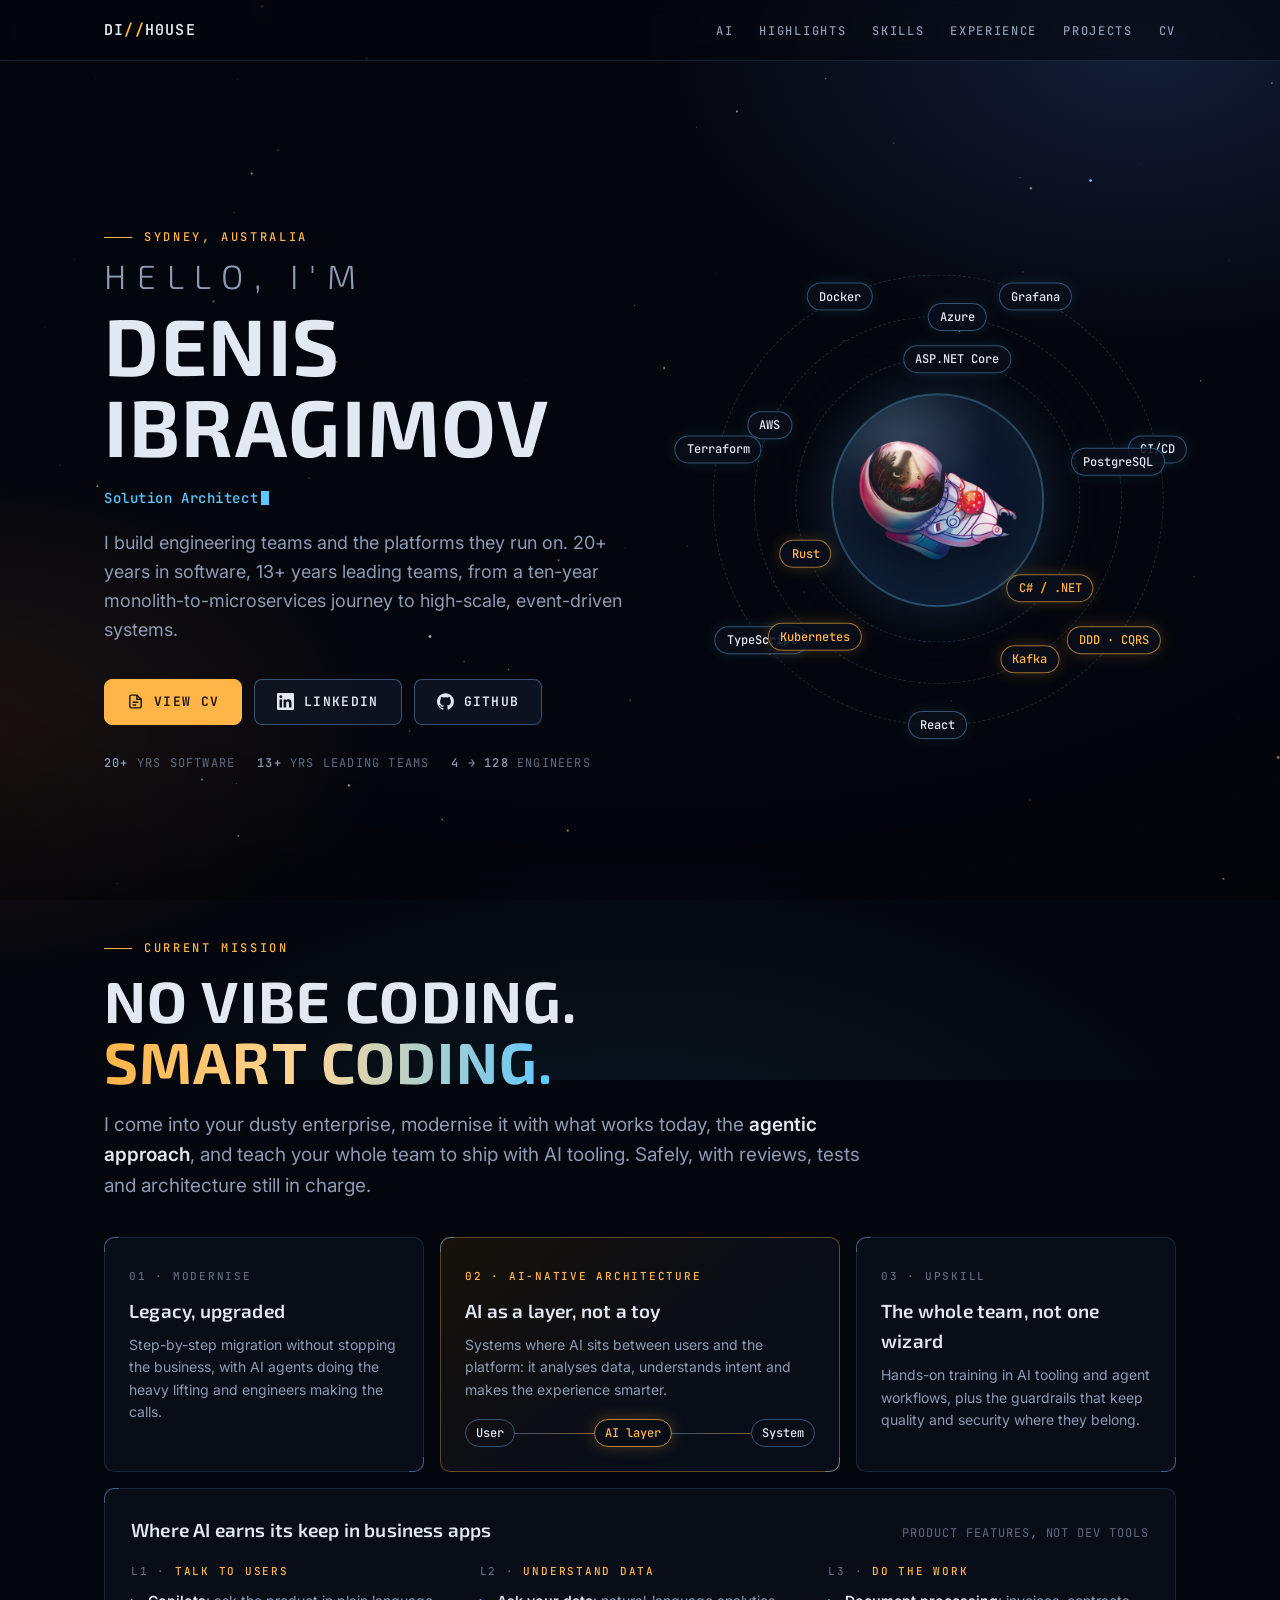
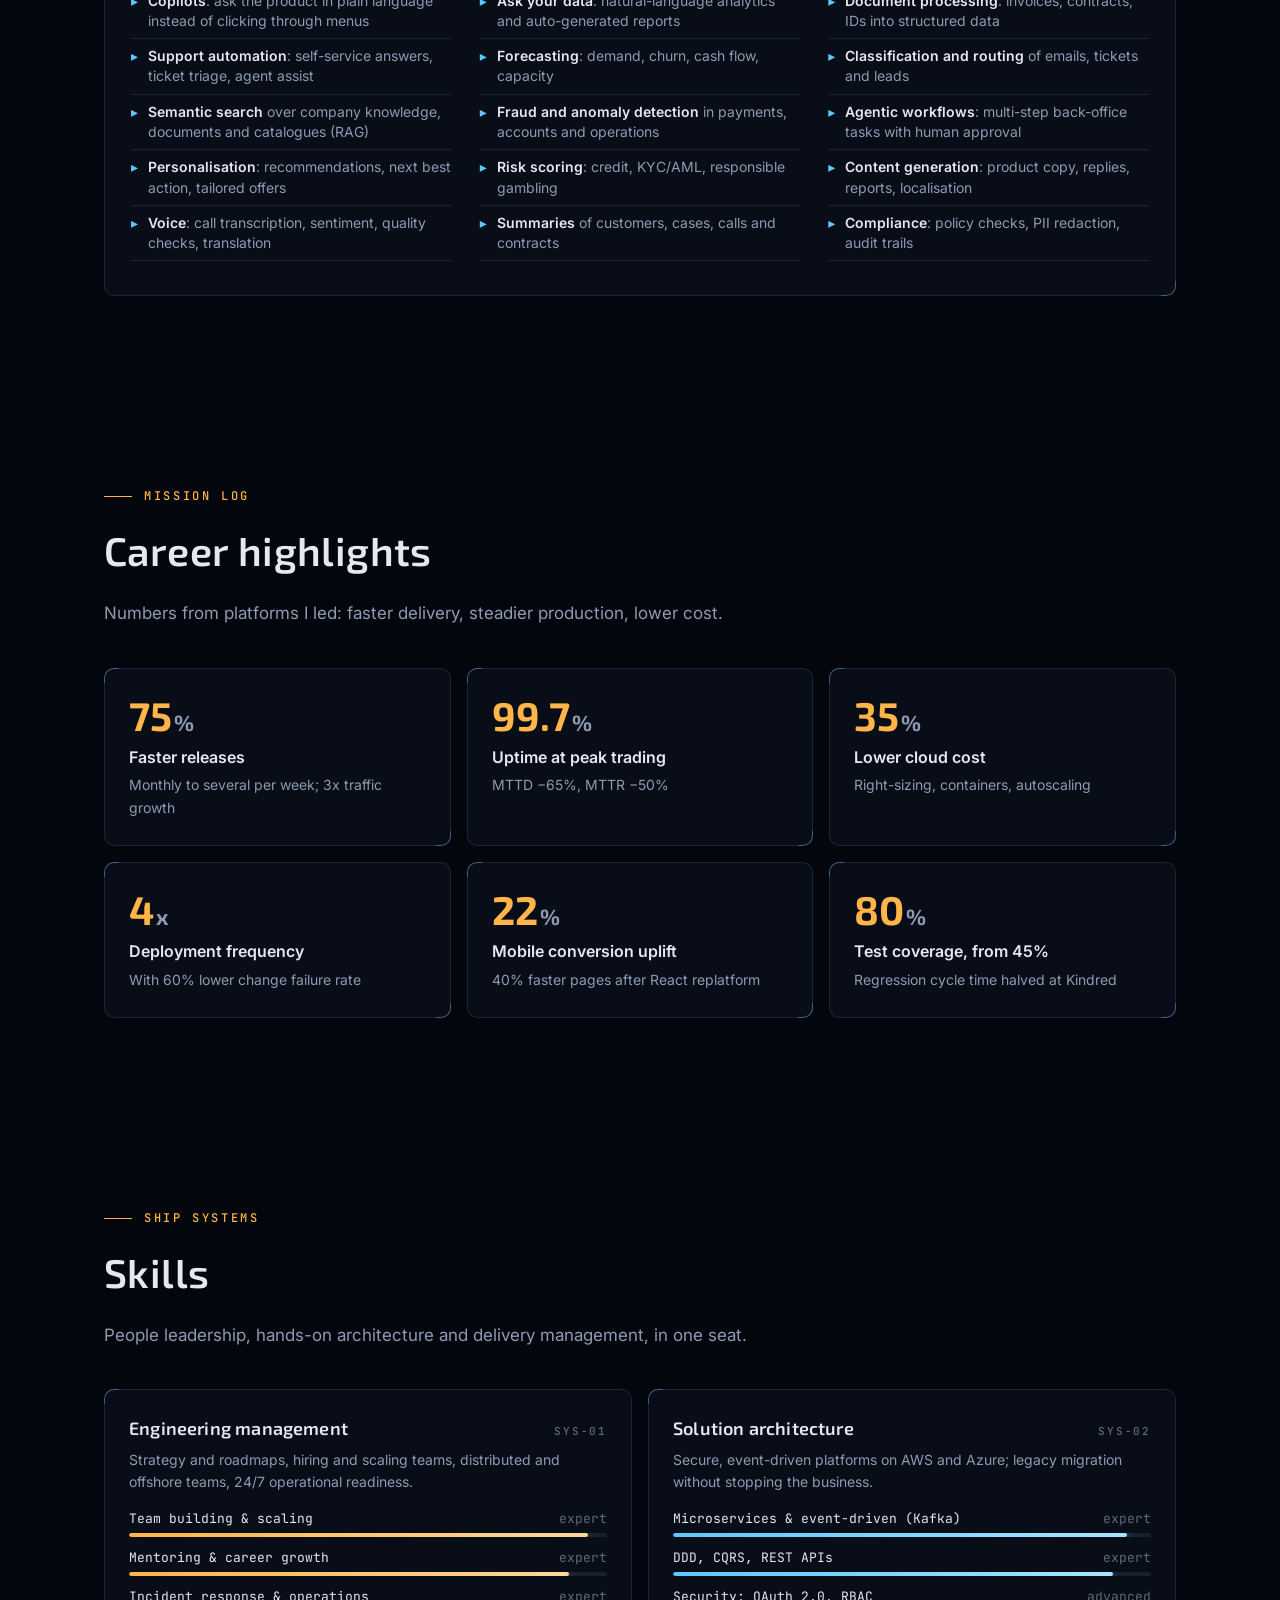
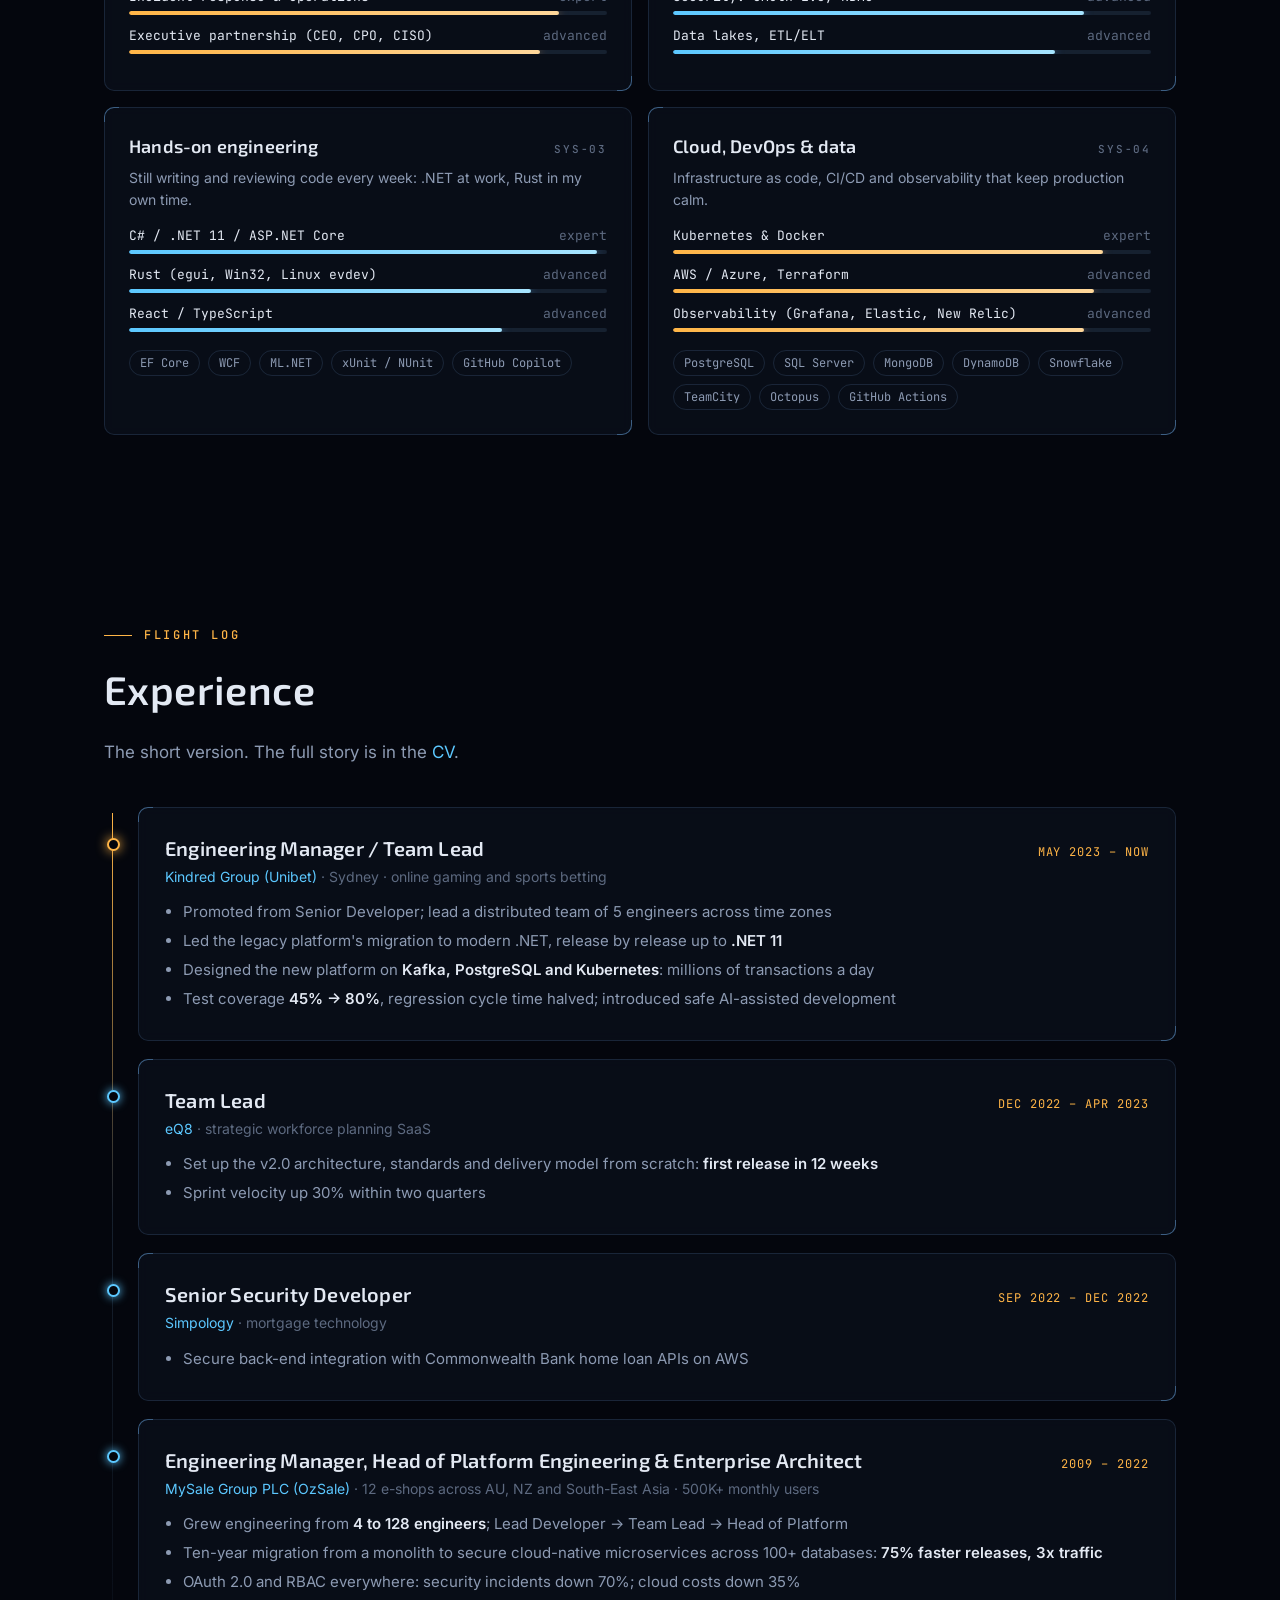
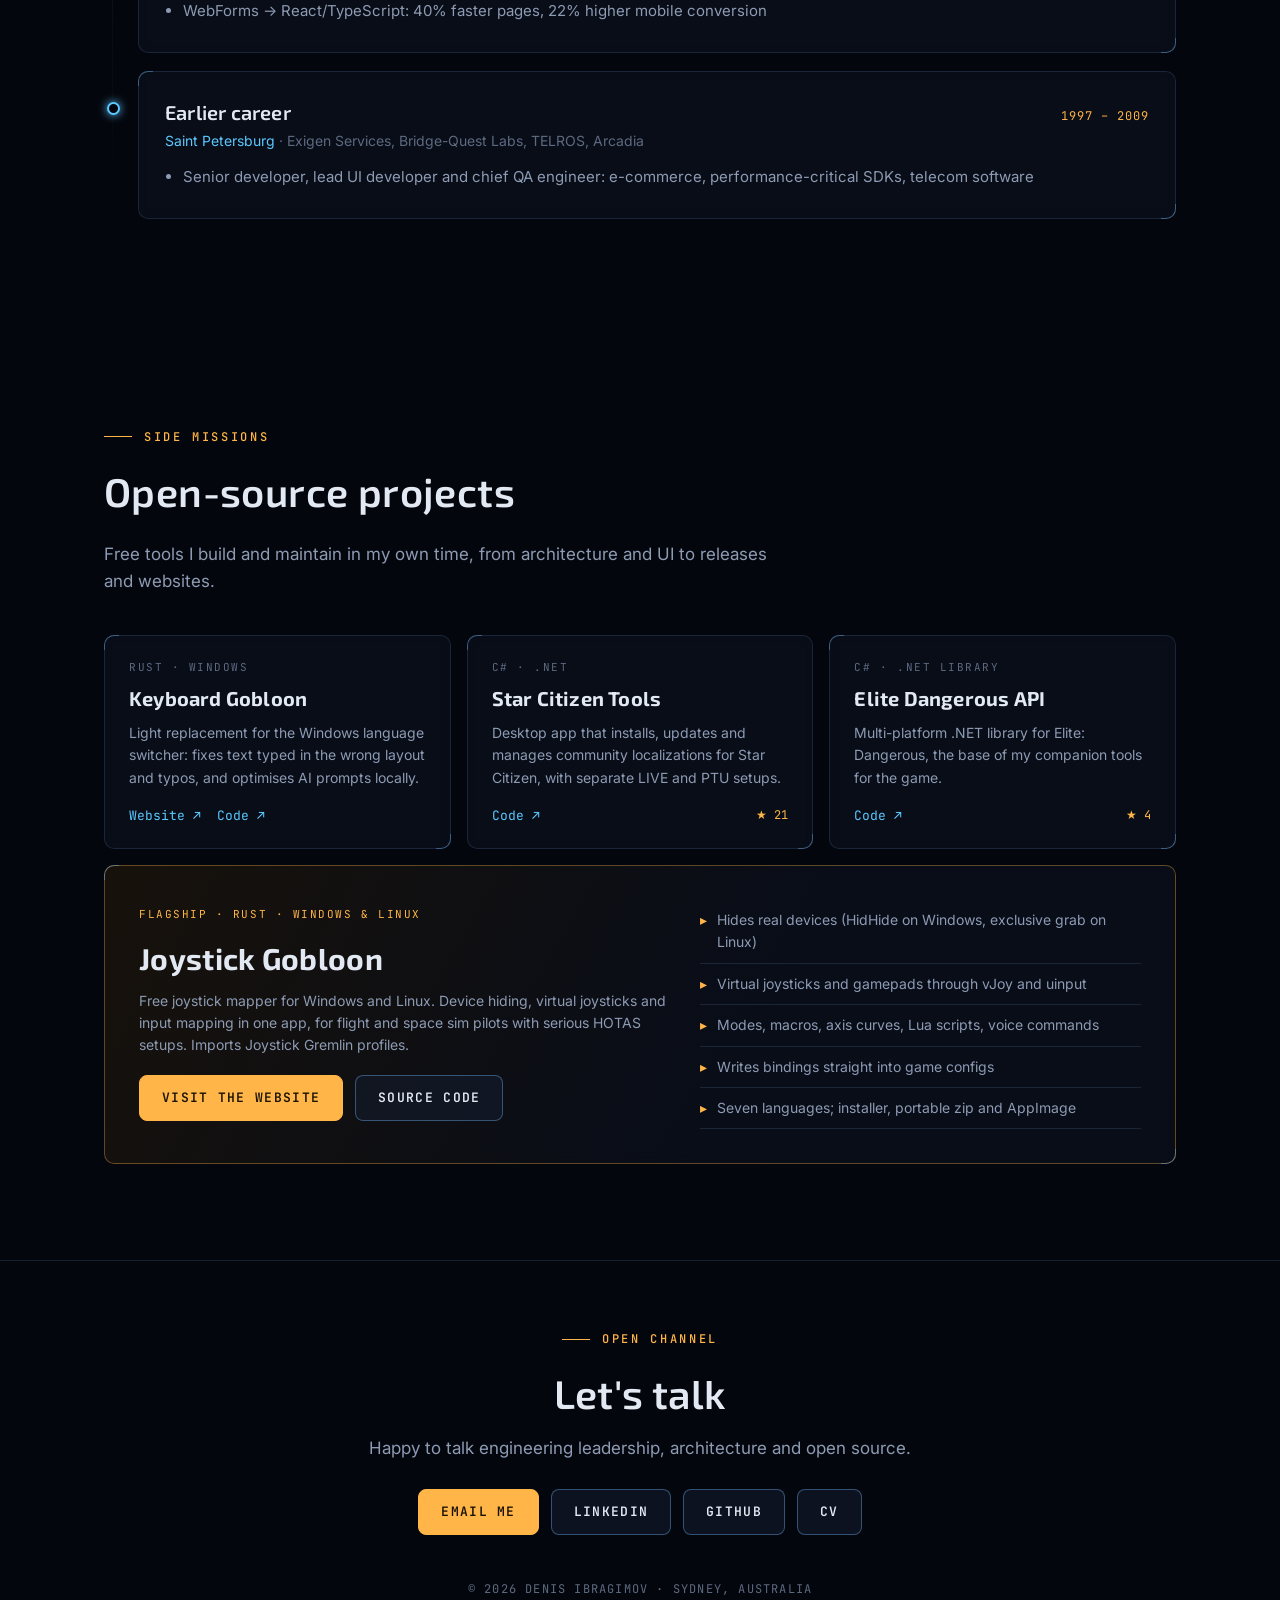
<file: index.html>
<!doctype html>
<html lang="en">
<head>
<meta charset="utf-8">
<meta name="viewport" content="width=device-width, initial-scale=1">
<title>Denis Ibragimov</title>
<meta name="description" content="Denis Ibragimov: Engineering Manager, Technical Lead and Solution Architect in Sydney. 20+ years in software, 13+ years leading teams.">
<meta property="og:title" content="Denis Ibragimov">
<meta property="og:description" content="Engineering Manager · Technical Lead · Solution Architect · Sydney">
<meta property="og:type" content="profile">
<meta name="theme-color" content="#04060d">
<link rel="icon" href="assets/favicon.svg" type="image/svg+xml">
<link rel="preconnect" href="https://fonts.googleapis.com">
<link rel="preconnect" href="https://fonts.gstatic.com" crossorigin>
<link href="https://fonts.googleapis.com/css2?family=Exo+2:wght@300;600;700&family=Inter:wght@400;600&family=JetBrains+Mono:wght@400;500;600&display=swap" rel="stylesheet">
<link rel="stylesheet" href="assets/style.css">
</head>
<body>
<div class="nebula"></div>
<canvas id="space" aria-hidden="true"></canvas>
<div class="vignette"></div>

<nav class="nav">
  <div class="wrap">
    <a class="brand" href="#top">DI<span>//</span>H0USE</a>
    <ul>
      <li><a href="#ai">AI</a></li>
      <li><a href="#highlights">Highlights</a></li>
      <li><a href="#skills">Skills</a></li>
      <li><a href="#experience">Experience</a></li>
      <li><a href="#projects">Projects</a></li>
      <li><a href="cv.html">CV</a></li>
    </ul>
  </div>
</nav>

<header class="hero" id="top">
  <div class="wrap">
    <div class="reveal">
      <p class="label">Sydney, Australia</p>
      <h1><span class="thin">Hello, I'm</span>Denis<br>Ibragimov</h1>
      <div class="roles"><span class="text" data-roles='["Solution Architect","Technical Lead","AI-native Architect","Engineering Manager"]'></span><span class="caret"></span></div>
      <p class="intro">I build engineering teams and the platforms they run on. 20+ years in software, 13+ years leading teams, from a ten-year monolith-to-microservices journey to high-scale, event-driven systems.</p>
      <div class="btns">
        <a class="btn primary" href="cv.html">
          <svg viewBox="0 0 24 24" fill="none" stroke="currentColor" stroke-width="2"><path d="M14 3H6a2 2 0 0 0-2 2v14a2 2 0 0 0 2 2h12a2 2 0 0 0 2-2V9z"/><path d="M14 3v6h6M8 13h8M8 17h5"/></svg>
          View CV
        </a>
        <a class="btn" href="https://www.linkedin.com/in/h0uzer/" target="_blank" rel="noopener">
          <svg viewBox="0 0 24 24" fill="currentColor"><path d="M20.45 20.45h-3.56v-5.57c0-1.33-.02-3.04-1.85-3.04-1.85 0-2.14 1.45-2.14 2.94v5.67H9.35V9h3.41v1.56h.05c.48-.9 1.64-1.85 3.37-1.85 3.6 0 4.27 2.37 4.27 5.46v6.28zM5.34 7.43a2.06 2.06 0 1 1 0-4.13 2.06 2.06 0 0 1 0 4.13zM7.12 20.45H3.56V9h3.56v11.45zM22.22 0H1.77C.79 0 0 .77 0 1.73v20.54C0 23.23.79 24 1.77 24h20.45c.98 0 1.78-.77 1.78-1.73V1.73C24 .77 23.2 0 22.22 0z"/></svg>
          LinkedIn
        </a>
        <a class="btn" href="https://github.com/h0useRus" target="_blank" rel="noopener">
          <svg viewBox="0 0 24 24" fill="currentColor"><path d="M12 .3a12 12 0 0 0-3.8 23.38c.6.12.83-.26.83-.57L9 21.07c-3.34.72-4.04-1.61-4.04-1.61-.55-1.39-1.34-1.76-1.34-1.76-1.08-.74.09-.73.09-.73 1.2.09 1.83 1.24 1.83 1.24 1.07 1.83 2.81 1.3 3.5 1 .1-.78.42-1.31.76-1.61-2.67-.3-5.47-1.33-5.47-5.93 0-1.31.47-2.38 1.24-3.22-.14-.3-.54-1.52.1-3.18 0 0 1-.32 3.3 1.23a11.5 11.5 0 0 1 6 0c2.28-1.55 3.29-1.23 3.29-1.23.64 1.66.24 2.88.12 3.18a4.65 4.65 0 0 1 1.23 3.22c0 4.61-2.8 5.63-5.48 5.92.42.36.81 1.1.81 2.22l-.01 3.29c0 .31.2.69.82.57A12 12 0 0 0 12 .3"/></svg>
          GitHub
        </a>
      </div>
      <div class="meta"><span><b>20+</b> YRS SOFTWARE</span><span><b>13+</b> YRS LEADING TEAMS</span><span><b>4 → 128</b> ENGINEERS</span></div>
    </div>
    <div class="orbit reveal">
      <div class="core"><img src="assets/hedgehog.png" alt="Hedgehog astronaut floating in zero gravity"></div>
    </div>
  </div>
</header>

<section id="ai" class="ai">
  <div class="wrap">
    <p class="label">Current mission</p>
    <h2 class="slogan">No vibe coding.<br><span>Smart coding.</span></h2>
    <p class="offer reveal">I come into your dusty enterprise, modernise it with what works today, the <b>agentic approach</b>, and teach your whole team to ship with AI tooling. Safely, with reviews, tests and architecture still in charge.</p>
    <div class="ai-grid reveal">
      <div class="ai-card hud">
        <span class="code">01 · MODERNISE</span>
        <h3>Legacy, upgraded</h3>
        <p>Step-by-step migration without stopping the business, with AI agents doing the heavy lifting and engineers making the calls.</p>
      </div>
      <div class="ai-card hud hot">
        <span class="code">02 · AI-NATIVE ARCHITECTURE</span>
        <h3>AI as a layer, not a toy</h3>
        <p>Systems where AI sits between users and the platform: it analyses data, understands intent and makes the experience smarter.</p>
        <div class="flow" aria-label="User, AI layer, system">
          <span>User</span><i></i><span class="mid">AI layer</span><i></i><span>System</span>
        </div>
      </div>
      <div class="ai-card hud">
        <span class="code">03 · UPSKILL</span>
        <h3>The whole team, not one wizard</h3>
        <p>Hands-on training in AI tooling and agent workflows, plus the guardrails that keep quality and security where they belong.</p>
      </div>
    </div>
    <div class="uses hud reveal">
      <div class="uses-head">
        <h3>Where AI earns its keep in business apps</h3>
        <p>PRODUCT FEATURES, NOT DEV TOOLS</p>
      </div>
      <div class="uses-grid">
        <div class="uses-col">
          <h4><span>L1 ·</span> Talk to users</h4>
          <ul>
            <li><span><b>Copilots</b>: ask the product in plain language instead of clicking through menus</span></li>
            <li><span><b>Support automation</b>: self-service answers, ticket triage, agent assist</span></li>
            <li><span><b>Semantic search</b> over company knowledge, documents and catalogues (RAG)</span></li>
            <li><span><b>Personalisation</b>: recommendations, next best action, tailored offers</span></li>
            <li><span><b>Voice</b>: call transcription, sentiment, quality checks, translation</span></li>
          </ul>
        </div>
        <div class="uses-col">
          <h4><span>L2 ·</span> Understand data</h4>
          <ul>
            <li><span><b>Ask your data</b>: natural-language analytics and auto-generated reports</span></li>
            <li><span><b>Forecasting</b>: demand, churn, cash flow, capacity</span></li>
            <li><span><b>Fraud and anomaly detection</b> in payments, accounts and operations</span></li>
            <li><span><b>Risk scoring</b>: credit, KYC/AML, responsible gambling</span></li>
            <li><span><b>Summaries</b> of customers, cases, calls and contracts</span></li>
          </ul>
        </div>
        <div class="uses-col">
          <h4><span>L3 ·</span> Do the work</h4>
          <ul>
            <li><span><b>Document processing</b>: invoices, contracts, IDs into structured data</span></li>
            <li><span><b>Classification and routing</b> of emails, tickets and leads</span></li>
            <li><span><b>Agentic workflows</b>: multi-step back-office tasks with human approval</span></li>
            <li><span><b>Content generation</b>: product copy, replies, reports, localisation</span></li>
            <li><span><b>Compliance</b>: policy checks, PII redaction, audit trails</span></li>
          </ul>
        </div>
      </div>
    </div>
  </div>
</section>

<section id="highlights">
  <div class="wrap">
    <p class="label">Mission log</p>
    <h2>Career highlights</h2>
    <p class="lead">Numbers from platforms I led: faster delivery, steadier production, lower cost.</p>
    <div class="stats reveal">
      <div class="stat hud"><div class="num"><span data-count="75">0</span><small>%</small></div><div class="what">Faster releases</div><div class="ctx">Monthly to several per week; 3x traffic growth</div></div>
      <div class="stat hud"><div class="num"><span data-count="99.9">0</span><small>%</small></div><div class="what">Uptime at peak trading</div><div class="ctx">MTTD −65%, MTTR −50%</div></div>
      <div class="stat hud"><div class="num"><span data-count="35">0</span><small>%</small></div><div class="what">Lower cloud cost</div><div class="ctx">Right-sizing, containers, autoscaling</div></div>
      <div class="stat hud"><div class="num"><span data-count="4">0</span><small>x</small></div><div class="what">Deployment frequency</div><div class="ctx">With 60% lower change failure rate</div></div>
      <div class="stat hud"><div class="num"><span data-count="22">0</span><small>%</small></div><div class="what">Mobile conversion uplift</div><div class="ctx">40% faster pages after React replatform</div></div>
      <div class="stat hud"><div class="num"><span data-count="80">0</span><small>%</small></div><div class="what">Test coverage, from 45%</div><div class="ctx">Regression cycle time halved at Kindred</div></div>
    </div>
  </div>
</section>

<section id="skills">
  <div class="wrap">
    <p class="label">Ship systems</p>
    <h2>Skills</h2>
    <p class="lead">People leadership, hands-on architecture and delivery management, in one seat.</p>
    <div class="skills">
      <div class="sys hud amber reveal">
        <h3>Engineering management <span class="code">SYS-01</span></h3>
        <p>Strategy and roadmaps, hiring and scaling teams, distributed and offshore teams, 24/7 operational readiness.</p>
        <div class="bar"><div class="row">Team building &amp; scaling<em>expert</em></div><div class="track"><div class="fill" data-v="96"></div></div></div>
        <div class="bar"><div class="row">Mentoring &amp; career growth<em>expert</em></div><div class="track"><div class="fill" data-v="92"></div></div></div>
        <div class="bar"><div class="row">Incident response &amp; operations<em>expert</em></div><div class="track"><div class="fill" data-v="90"></div></div></div>
        <div class="bar"><div class="row">Executive partnership (CEO, CPO, CISO)<em>advanced</em></div><div class="track"><div class="fill" data-v="86"></div></div></div>
      </div>
      <div class="sys hud reveal">
        <h3>Solution architecture <span class="code">SYS-02</span></h3>
        <p>Secure, event-driven platforms on AWS and Azure; legacy migration without stopping the business.</p>
        <div class="bar"><div class="row">Microservices &amp; event-driven (Kafka)<em>expert</em></div><div class="track"><div class="fill" data-v="95"></div></div></div>
        <div class="bar"><div class="row">DDD, CQRS, REST APIs<em>expert</em></div><div class="track"><div class="fill" data-v="92"></div></div></div>
        <div class="bar"><div class="row">Security: OAuth 2.0, RBAC<em>advanced</em></div><div class="track"><div class="fill" data-v="86"></div></div></div>
        <div class="bar"><div class="row">Data lakes, ETL/ELT<em>advanced</em></div><div class="track"><div class="fill" data-v="80"></div></div></div>
      </div>
      <div class="sys hud reveal">
        <h3>Hands-on engineering <span class="code">SYS-03</span></h3>
        <p>Still writing and reviewing code every week: .NET at work, Rust in my own time.</p>
        <div class="bar"><div class="row">C# / .NET 11 / ASP.NET Core<em>expert</em></div><div class="track"><div class="fill" data-v="98"></div></div></div>
        <div class="bar"><div class="row">Rust (egui, Win32, Linux evdev)<em>advanced</em></div><div class="track"><div class="fill" data-v="84"></div></div></div>
        <div class="bar"><div class="row">React / TypeScript<em>advanced</em></div><div class="track"><div class="fill" data-v="78"></div></div></div>
        <div class="chips"><span class="chip">EF Core</span><span class="chip">WCF</span><span class="chip">ML.NET</span><span class="chip">xUnit / NUnit</span><span class="chip">GitHub Copilot</span></div>
      </div>
      <div class="sys hud amber reveal">
        <h3>Cloud, DevOps &amp; data <span class="code">SYS-04</span></h3>
        <p>Infrastructure as code, CI/CD and observability that keep production calm.</p>
        <div class="bar"><div class="row">Kubernetes &amp; Docker<em>expert</em></div><div class="track"><div class="fill" data-v="90"></div></div></div>
        <div class="bar"><div class="row">AWS / Azure, Terraform<em>advanced</em></div><div class="track"><div class="fill" data-v="88"></div></div></div>
        <div class="bar"><div class="row">Observability (Grafana, Elastic, New Relic)<em>advanced</em></div><div class="track"><div class="fill" data-v="86"></div></div></div>
        <div class="chips"><span class="chip">PostgreSQL</span><span class="chip">SQL Server</span><span class="chip">MongoDB</span><span class="chip">DynamoDB</span><span class="chip">Snowflake</span><span class="chip">TeamCity</span><span class="chip">Octopus</span><span class="chip">GitHub Actions</span></div>
      </div>
    </div>
  </div>
</section>

<section id="experience">
  <div class="wrap">
    <p class="label">Flight log</p>
    <h2>Experience</h2>
    <p class="lead">The short version. The full story is in the <a href="cv.html">CV</a>.</p>
    <div class="log">
      <article class="entry hud now reveal">
        <span class="dot"></span>
        <header><h3>Engineering Manager / Team Lead</h3><span class="when">MAY 2023 – NOW</span></header>
        <div class="org">Kindred Group (Unibet) <span>· Sydney · online gaming and sports betting</span></div>
        <ul>
          <li>Promoted from Senior Developer; lead a distributed team of 5 engineers across time zones</li>
          <li>Led the legacy platform's migration to modern .NET, release by release up to <b>.NET 11</b></li>
          <li>Designed the new platform on <b>Kafka, PostgreSQL and Kubernetes</b>: millions of transactions a day</li>
          <li>Test coverage <b>45% → 80%</b>, regression cycle time halved; introduced safe AI-assisted development</li>
        </ul>
      </article>
      <article class="entry hud reveal">
        <span class="dot"></span>
        <header><h3>Team Lead</h3><span class="when">DEC 2022 – APR 2023</span></header>
        <div class="org">eQ8 <span>· strategic workforce planning SaaS</span></div>
        <ul>
          <li>Set up the v2.0 architecture, standards and delivery model from scratch: <b>first release in 12 weeks</b></li>
          <li>Sprint velocity up 30% within two quarters</li>
        </ul>
      </article>
      <article class="entry hud reveal">
        <span class="dot"></span>
        <header><h3>Senior Security Developer</h3><span class="when">SEP 2022 – DEC 2022</span></header>
        <div class="org">Simpology <span>· mortgage technology</span></div>
        <ul><li>Secure back-end integration with Commonwealth Bank home loan APIs on AWS</li></ul>
      </article>
      <article class="entry hud reveal">
        <span class="dot"></span>
        <header><h3>Engineering Manager, Head of Platform Engineering &amp; Enterprise Architect</h3><span class="when">2009 – 2022</span></header>
        <div class="org">MySale Group PLC (OzSale) <span>· 12 e-shops across AU, NZ and South-East Asia · 500K+ monthly users</span></div>
        <ul>
          <li>Grew engineering from <b>4 to 128 engineers</b>; Lead Developer → Team Lead → Head of Platform</li>
          <li>Ten-year migration from a monolith to secure cloud-native microservices across 100+ databases: <b>75% faster releases, 3x traffic</b></li>
          <li>OAuth 2.0 and RBAC everywhere: security incidents down 70%; cloud costs down 35%</li>
          <li>WebForms → React/TypeScript: 40% faster pages, 22% higher mobile conversion</li>
        </ul>
      </article>
      <article class="entry hud reveal">
        <span class="dot"></span>
        <header><h3>Earlier career</h3><span class="when">1997 – 2009</span></header>
        <div class="org">Saint Petersburg <span>· Exigen Services, Bridge-Quest Labs, TELROS, Arcadia</span></div>
        <ul><li>Senior developer, lead UI developer and chief QA engineer: e-commerce, performance-critical SDKs, telecom software</li></ul>
      </article>
    </div>
  </div>
</section>

<section id="projects">
  <div class="wrap">
    <p class="label">Side missions</p>
    <h2>Open-source projects</h2>
    <p class="lead">Free tools I build and maintain in my own time, from architecture and UI to releases and websites.</p>
    <div class="projects">
      <article class="proj hud reveal">
        <span class="tag">Rust · Windows</span>
        <h3>Keyboard Gobloon</h3>
        <p>Light replacement for the Windows language switcher: fixes text typed in the wrong layout and typos, and optimises AI prompts locally.</p>
        <div class="links"><a href="https://h0userus.github.io/keyboard-gobloon/">Website ↗</a><a href="https://github.com/h0useRus/KeyboardGobloon">Code ↗</a></div>
      </article>
      <article class="proj hud reveal">
        <span class="tag">C# · .NET</span>
        <h3>Star Citizen Tools</h3>
        <p>Desktop app that installs, updates and manages community localizations for Star Citizen, with separate LIVE and PTU setups.</p>
        <div class="links"><a href="https://github.com/h0useRus/StarCitizen">Code ↗</a><span class="stars">★ 21</span></div>
      </article>
      <article class="proj hud reveal">
        <span class="tag">C# · .NET library</span>
        <h3>Elite Dangerous API</h3>
        <p>Multi-platform .NET library for Elite: Dangerous, the base of my companion tools for the game.</p>
        <div class="links"><a href="https://github.com/h0useRus/EliteDangerousAPI">Code ↗</a><span class="stars">★ 4</span></div>
      </article>
      <article class="proj feature hud reveal">
        <div>
          <span class="tag">Flagship · Rust · Windows &amp; Linux</span>
          <h3>Joystick Gobloon</h3>
          <p>Free joystick mapper for Windows and Linux. Device hiding, virtual joysticks and input mapping in one app, for flight and space sim pilots with serious HOTAS setups. Imports Joystick Gremlin profiles.</p>
          <div class="btns">
            <a class="btn primary" href="https://h0userus.github.io/joystick-gobloon/">Visit the website</a>
            <a class="btn" href="https://github.com/h0useRus/JoystickGobloon">Source code</a>
          </div>
        </div>
        <ul>
          <li>Hides real devices (HidHide on Windows, exclusive grab on Linux)</li>
          <li>Virtual joysticks and gamepads through vJoy and uinput</li>
          <li>Modes, macros, axis curves, Lua scripts, voice commands</li>
          <li>Writes bindings straight into game configs</li>
          <li>Seven languages; installer, portable zip and AppImage</li>
        </ul>
      </article>
    </div>
  </div>
</section>

<footer>
  <div class="wrap">
    <p class="label" style="justify-content:center">Open channel</p>
    <h2>Let's talk</h2>
    <p class="lead" style="margin:0 auto">Happy to talk engineering leadership, architecture and open source.</p>
    <div class="btns">
      <a class="btn primary" href="mailto:da.ibragimov@gmail.com">Email me</a>
      <a class="btn" href="https://www.linkedin.com/in/h0uzer/" target="_blank" rel="noopener">LinkedIn</a>
      <a class="btn" href="https://github.com/h0useRus" target="_blank" rel="noopener">GitHub</a>
      <a class="btn" href="cv.html">CV</a>
    </div>
    <small>© 2026 DENIS IBRAGIMOV · SYDNEY, AUSTRALIA</small>
  </div>
</footer>

<script src="assets/space.js"></script>
</body>
</html>
</file>
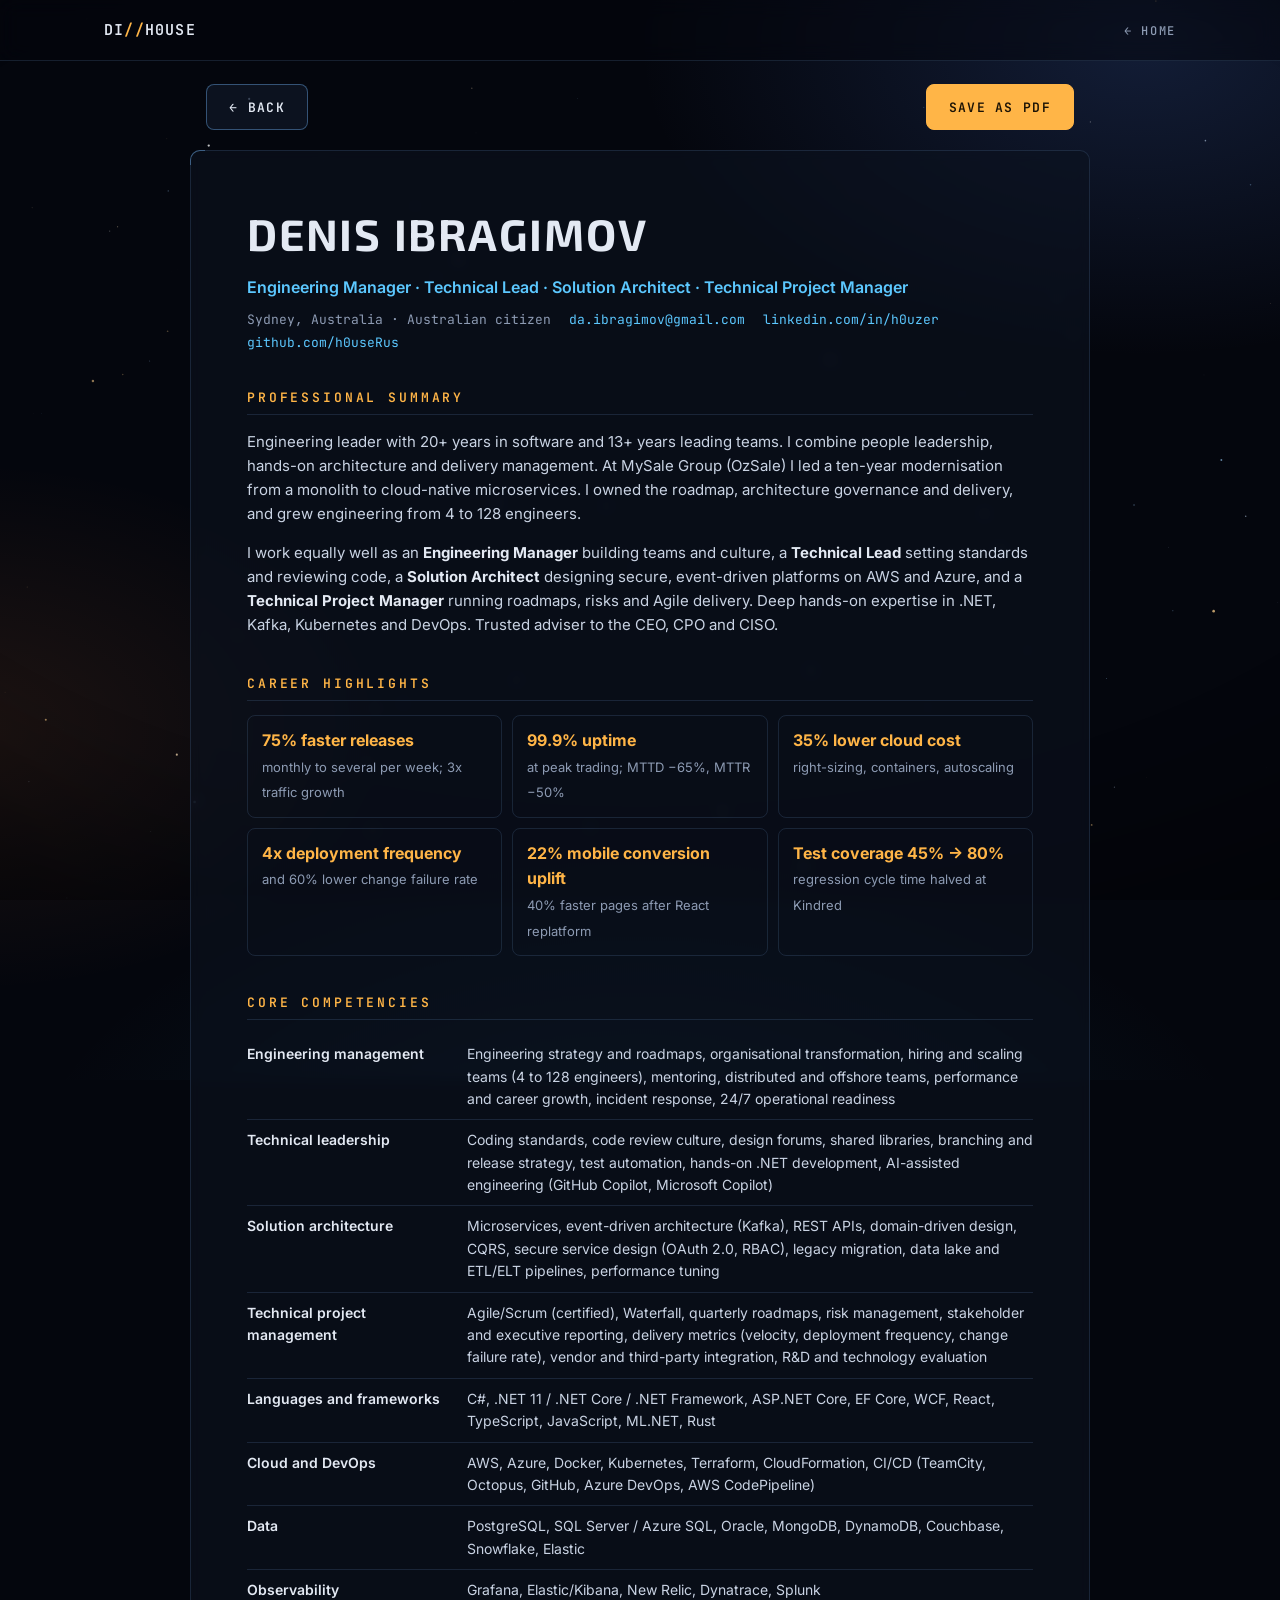
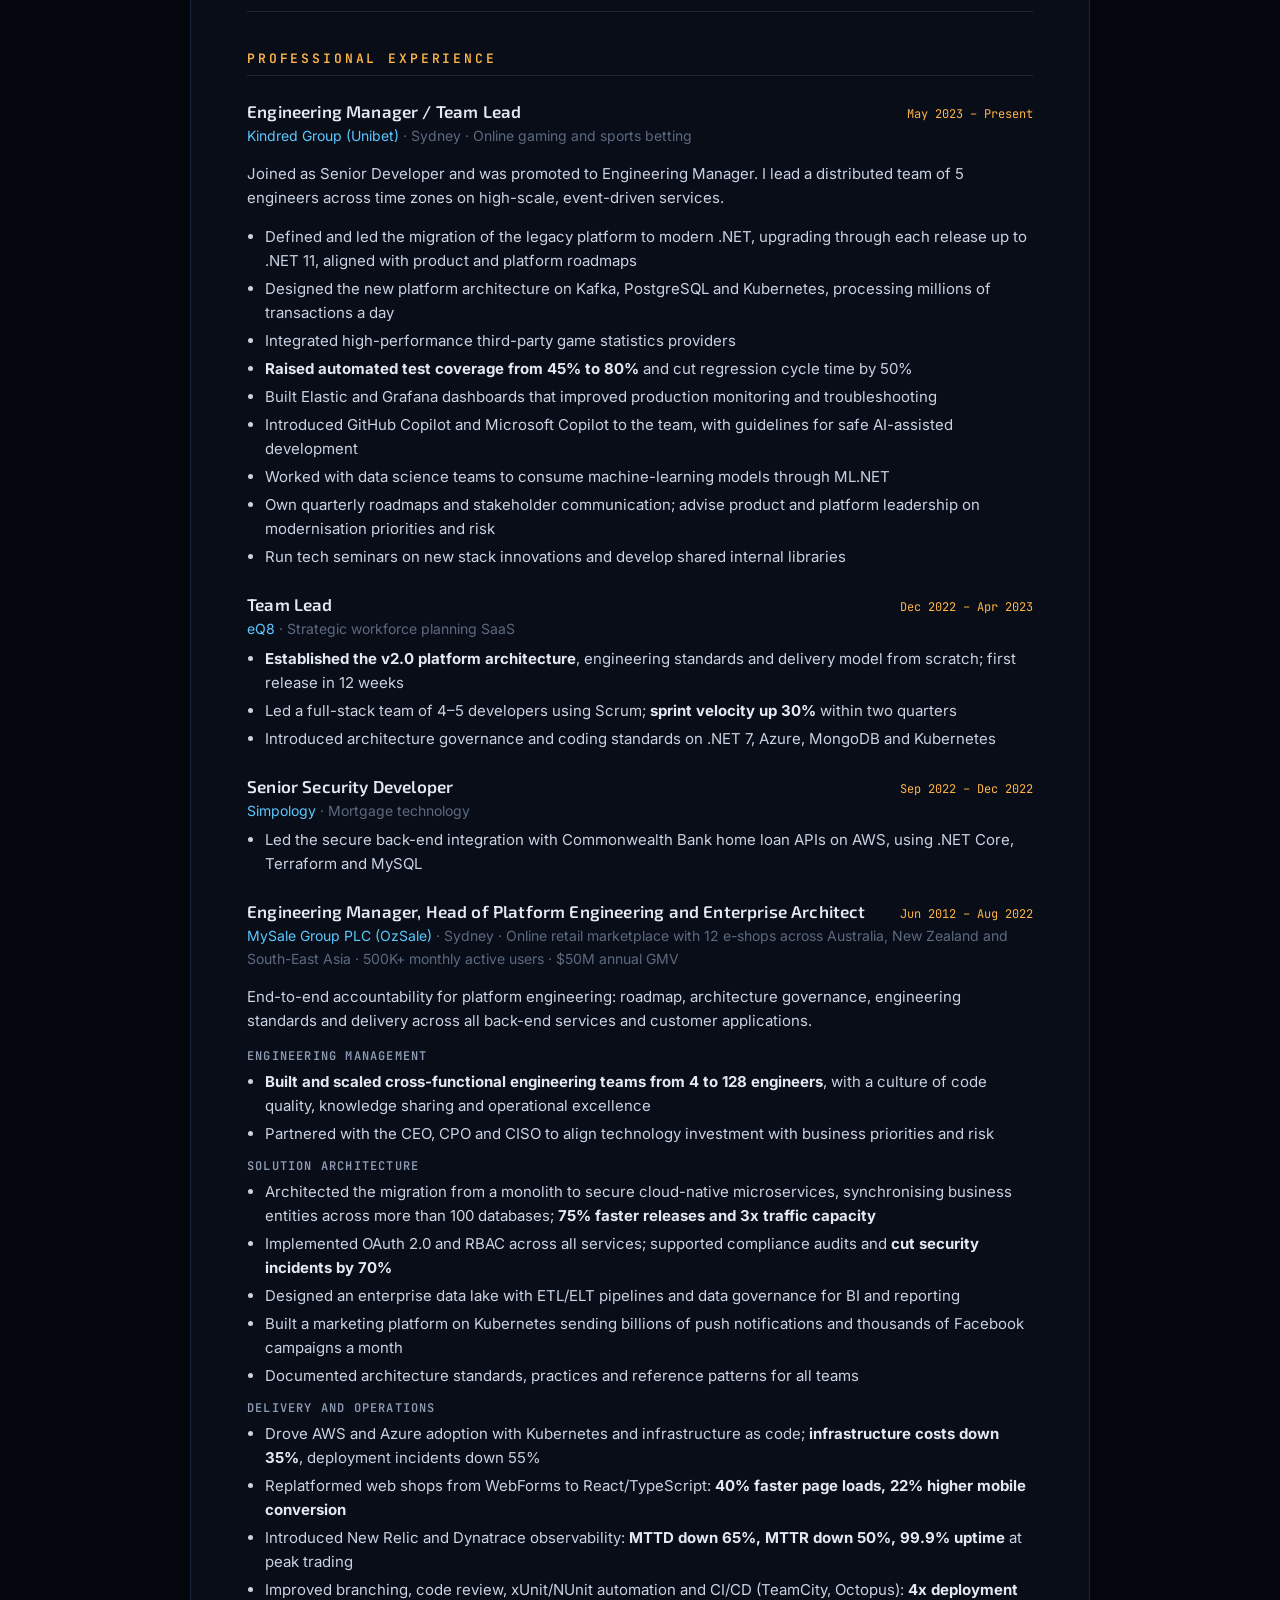
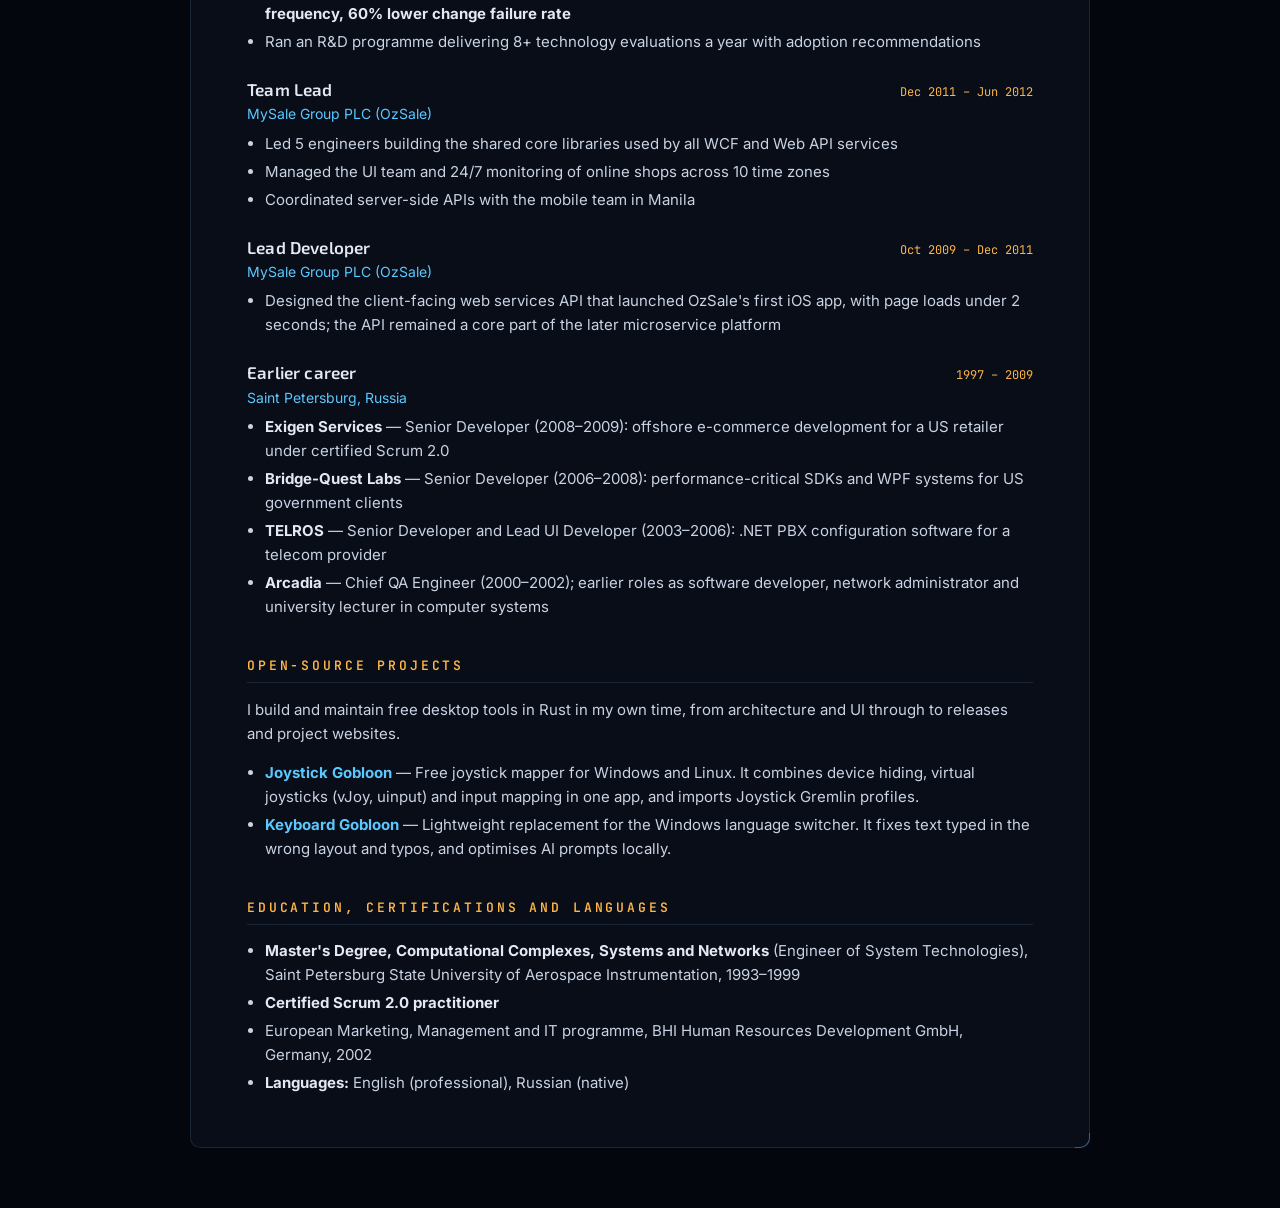
<file: cv.html>
<!doctype html>
<html lang="en">
<head>
<meta charset="utf-8">
<meta name="viewport" content="width=device-width, initial-scale=1">
<title>Denis Ibragimov · CV</title>
<meta name="description" content="CV of Denis Ibragimov: Engineering Manager, Technical Lead, Solution Architect, Technical Project Manager.">
<meta name="theme-color" content="#04060d">
<link rel="icon" href="assets/favicon.svg" type="image/svg+xml">
<link rel="preconnect" href="https://fonts.googleapis.com">
<link rel="preconnect" href="https://fonts.gstatic.com" crossorigin>
<link href="https://fonts.googleapis.com/css2?family=Exo+2:wght@300;600;700&family=Inter:wght@400;600&family=JetBrains+Mono:wght@400;500;600&display=swap" rel="stylesheet">
<link rel="stylesheet" href="assets/style.css">
<style>
  .cv { max-width: 900px; margin: 90px auto 60px; padding: 48px 56px; }
  .toolbar { display: flex; justify-content: space-between; align-items: center; gap: 12px; flex-wrap: wrap; max-width: 900px; margin: 0 auto; padding: 0 16px; }
  .cv h1 { font-size: clamp(30px, 5vw, 44px); letter-spacing: 0.04em; text-transform: uppercase; }
  .cv .title { color: var(--cyan); font-weight: 600; margin: 6px 0 10px; }
  .cv .contact { font: 13px var(--mono); color: var(--muted); display: flex; flex-wrap: wrap; gap: 6px 18px; }
  .cv h2 { font: 600 13px var(--mono); letter-spacing: 0.22em; text-transform: uppercase; color: var(--amber); margin: 38px 0 14px; padding-bottom: 8px; border-bottom: 1px solid var(--line); }
  .cv p, .cv li { color: #c9d3e3; font-size: 15px; }
  .cv ul { padding-left: 18px; margin: 6px 0 0; }
  .cv li { margin: 4px 0; }
  .cv b { color: var(--text); }
  .cv .grid { display: grid; grid-template-columns: repeat(3, 1fr); gap: 10px; }
  .cv .hl { border: 1px solid var(--line); border-radius: 8px; padding: 12px 14px; }
  .cv .hl b { color: var(--amber); display: block; }
  .cv .hl span { color: var(--muted); font-size: 13px; }
  .cv table { width: 100%; border-collapse: collapse; font-size: 14px; }
  .cv td { padding: 9px 0; border-bottom: 1px solid var(--line); vertical-align: top; color: #c9d3e3; }
  .cv td:first-child { width: 220px; font-weight: 600; color: var(--text); padding-right: 18px; }
  .job { margin-top: 22px; }
  .job .head { display: flex; justify-content: space-between; gap: 12px; flex-wrap: wrap; align-items: baseline; }
  .job h3 { font-size: 17px; font-weight: 600; }
  .job .when { font: 12px var(--mono); color: var(--amber); }
  .job .org { color: var(--cyan); font-size: 14px; }
  .job .org i { color: var(--dim); font-style: normal; }
  .job h4 { font: 600 12px var(--mono); color: var(--muted); letter-spacing: 0.1em; text-transform: uppercase; margin: 12px 0 0; }
  @media (max-width: 700px) {
    .cv { padding: 28px 20px; margin-top: 80px; }
    .cv .grid { grid-template-columns: 1fr; }
    .cv td { display: block; width: auto !important; border: 0; padding: 2px 0; }
    .cv tr { display: block; padding: 8px 0; border-bottom: 1px solid var(--line); }
  }
  @media print {
    @page { margin: 14mm; }
    body { background: #fff; color: #111; font-size: 12px; }
    #space, .nebula, .vignette, .nav, .toolbar { display: none !important; }
    .cv { margin: 0; padding: 0; max-width: none; border: 0; background: none; backdrop-filter: none; }
    .cv::before, .cv::after { display: none; }
    .cv p, .cv li, .cv td, .cv b, .cv .hl span, .cv .contact { color: #222 !important; }
    .cv h1 { color: #0d2a4a; }
    .cv .title, .job .org { color: #1f6a96; }
    .cv h2, .job .when, .cv .hl b { color: #1f6a96; border-color: #1f6a96; }
    .cv td, .cv .hl { border-color: #ccd5e0; }
    .cv a { color: #1f6a96; }
    .job { break-inside: avoid; }
    .reveal { opacity: 1 !important; transform: none !important; }
  }
</style>
</head>
<body>
<div class="nebula"></div>
<canvas id="space" aria-hidden="true"></canvas>
<div class="vignette"></div>

<nav class="nav">
  <div class="wrap">
    <a class="brand" href="index.html">DI<span>//</span>H0USE</a>
    <ul><li><a href="index.html">← Home</a></li></ul>
  </div>
</nav>

<div class="toolbar" style="margin-top:84px">
  <a class="btn" href="index.html">← Back</a>
  <button class="btn primary" onclick="window.print()">Save as PDF</button>
</div>

<main class="cv hud" style="margin-top:20px">
  <h1>Denis Ibragimov</h1>
  <div class="title">Engineering Manager · Technical Lead · Solution Architect · Technical Project Manager</div>
  <div class="contact">
    <span>Sydney, Australia · Australian citizen</span>
    <a href="mailto:da.ibragimov@gmail.com">da.ibragimov@gmail.com</a>
    <a href="https://www.linkedin.com/in/h0uzer/">linkedin.com/in/h0uzer</a>
    <a href="https://github.com/h0useRus">github.com/h0useRus</a>
  </div>

  <h2>Professional summary</h2>
  <p>Engineering leader with 20+ years in software and 13+ years leading teams. I combine people leadership, hands-on architecture and delivery management. At MySale Group (OzSale) I led a ten-year modernisation from a monolith to cloud-native microservices. I owned the roadmap, architecture governance and delivery, and grew engineering from 4 to 128 engineers.</p>
  <p>I work equally well as an <b>Engineering Manager</b> building teams and culture, a <b>Technical Lead</b> setting standards and reviewing code, a <b>Solution Architect</b> designing secure, event-driven platforms on AWS and Azure, and a <b>Technical Project Manager</b> running roadmaps, risks and Agile delivery. Deep hands-on expertise in .NET, Kafka, Kubernetes and DevOps. Trusted adviser to the CEO, CPO and CISO.</p>

  <h2>Career highlights</h2>
  <div class="grid">
    <div class="hl"><b>75% faster releases</b><span>monthly to several per week; 3x traffic growth</span></div>
    <div class="hl"><b>99.9% uptime</b><span>at peak trading; MTTD −65%, MTTR −50%</span></div>
    <div class="hl"><b>35% lower cloud cost</b><span>right-sizing, containers, autoscaling</span></div>
    <div class="hl"><b>4x deployment frequency</b><span>and 60% lower change failure rate</span></div>
    <div class="hl"><b>22% mobile conversion uplift</b><span>40% faster pages after React replatform</span></div>
    <div class="hl"><b>Test coverage 45% → 80%</b><span>regression cycle time halved at Kindred</span></div>
  </div>

  <h2>Core competencies</h2>
  <table>
    <tr><td>Engineering management</td><td>Engineering strategy and roadmaps, organisational transformation, hiring and scaling teams (4 to 128 engineers), mentoring, distributed and offshore teams, performance and career growth, incident response, 24/7 operational readiness</td></tr>
    <tr><td>Technical leadership</td><td>Coding standards, code review culture, design forums, shared libraries, branching and release strategy, test automation, hands-on .NET development, AI-assisted engineering (GitHub Copilot, Microsoft Copilot)</td></tr>
    <tr><td>Solution architecture</td><td>Microservices, event-driven architecture (Kafka), REST APIs, domain-driven design, CQRS, secure service design (OAuth 2.0, RBAC), legacy migration, data lake and ETL/ELT pipelines, performance tuning</td></tr>
    <tr><td>Technical project management</td><td>Agile/Scrum (certified), Waterfall, quarterly roadmaps, risk management, stakeholder and executive reporting, delivery metrics (velocity, deployment frequency, change failure rate), vendor and third-party integration, R&amp;D and technology evaluation</td></tr>
    <tr><td>Languages and frameworks</td><td>C#, .NET 11 / .NET Core / .NET Framework, ASP.NET Core, EF Core, WCF, React, TypeScript, JavaScript, ML.NET, Rust</td></tr>
    <tr><td>Cloud and DevOps</td><td>AWS, Azure, Docker, Kubernetes, Terraform, CloudFormation, CI/CD (TeamCity, Octopus, GitHub, Azure DevOps, AWS CodePipeline)</td></tr>
    <tr><td>Data</td><td>PostgreSQL, SQL Server / Azure SQL, Oracle, MongoDB, DynamoDB, Couchbase, Snowflake, Elastic</td></tr>
    <tr><td>Observability</td><td>Grafana, Elastic/Kibana, New Relic, Dynatrace, Splunk</td></tr>
  </table>

  <h2>Professional experience</h2>

  <div class="job">
    <div class="head"><h3>Engineering Manager / Team Lead</h3><span class="when">May 2023 – Present</span></div>
    <div class="org">Kindred Group (Unibet) <i>· Sydney · Online gaming and sports betting</i></div>
    <p>Joined as Senior Developer and was promoted to Engineering Manager. I lead a distributed team of 5 engineers across time zones on high-scale, event-driven services.</p>
    <ul>
      <li>Defined and led the migration of the legacy platform to modern .NET, upgrading through each release up to .NET 11, aligned with product and platform roadmaps</li>
      <li>Designed the new platform architecture on Kafka, PostgreSQL and Kubernetes, processing millions of transactions a day</li>
      <li>Integrated high-performance third-party game statistics providers</li>
      <li><b>Raised automated test coverage from 45% to 80%</b> and cut regression cycle time by 50%</li>
      <li>Built Elastic and Grafana dashboards that improved production monitoring and troubleshooting</li>
      <li>Introduced GitHub Copilot and Microsoft Copilot to the team, with guidelines for safe AI-assisted development</li>
      <li>Worked with data science teams to consume machine-learning models through ML.NET</li>
      <li>Own quarterly roadmaps and stakeholder communication; advise product and platform leadership on modernisation priorities and risk</li>
      <li>Run tech seminars on new stack innovations and develop shared internal libraries</li>
    </ul>
  </div>

  <div class="job">
    <div class="head"><h3>Team Lead</h3><span class="when">Dec 2022 – Apr 2023</span></div>
    <div class="org">eQ8 <i>· Strategic workforce planning SaaS</i></div>
    <ul>
      <li><b>Established the v2.0 platform architecture</b>, engineering standards and delivery model from scratch; first release in 12 weeks</li>
      <li>Led a full-stack team of 4–5 developers using Scrum; <b>sprint velocity up 30%</b> within two quarters</li>
      <li>Introduced architecture governance and coding standards on .NET 7, Azure, MongoDB and Kubernetes</li>
    </ul>
  </div>

  <div class="job">
    <div class="head"><h3>Senior Security Developer</h3><span class="when">Sep 2022 – Dec 2022</span></div>
    <div class="org">Simpology <i>· Mortgage technology</i></div>
    <ul><li>Led the secure back-end integration with Commonwealth Bank home loan APIs on AWS, using .NET Core, Terraform and MySQL</li></ul>
  </div>

  <div class="job">
    <div class="head"><h3>Engineering Manager, Head of Platform Engineering and Enterprise Architect</h3><span class="when">Jun 2012 – Aug 2022</span></div>
    <div class="org">MySale Group PLC (OzSale) <i>· Sydney · Online retail marketplace with 12 e-shops across Australia, New Zealand and South-East Asia · 500K+ monthly active users · $50M annual GMV</i></div>
    <p>End-to-end accountability for platform engineering: roadmap, architecture governance, engineering standards and delivery across all back-end services and customer applications.</p>
    <h4>Engineering management</h4>
    <ul>
      <li><b>Built and scaled cross-functional engineering teams from 4 to 128 engineers</b>, with a culture of code quality, knowledge sharing and operational excellence</li>
      <li>Partnered with the CEO, CPO and CISO to align technology investment with business priorities and risk</li>
    </ul>
    <h4>Solution architecture</h4>
    <ul>
      <li>Architected the migration from a monolith to secure cloud-native microservices, synchronising business entities across more than 100 databases; <b>75% faster releases and 3x traffic capacity</b></li>
      <li>Implemented OAuth 2.0 and RBAC across all services; supported compliance audits and <b>cut security incidents by 70%</b></li>
      <li>Designed an enterprise data lake with ETL/ELT pipelines and data governance for BI and reporting</li>
      <li>Built a marketing platform on Kubernetes sending billions of push notifications and thousands of Facebook campaigns a month</li>
      <li>Documented architecture standards, practices and reference patterns for all teams</li>
    </ul>
    <h4>Delivery and operations</h4>
    <ul>
      <li>Drove AWS and Azure adoption with Kubernetes and infrastructure as code; <b>infrastructure costs down 35%</b>, deployment incidents down 55%</li>
      <li>Replatformed web shops from WebForms to React/TypeScript: <b>40% faster page loads, 22% higher mobile conversion</b></li>
      <li>Introduced New Relic and Dynatrace observability: <b>MTTD down 65%, MTTR down 50%, 99.9% uptime</b> at peak trading</li>
      <li>Improved branching, code review, xUnit/NUnit automation and CI/CD (TeamCity, Octopus): <b>4x deployment frequency, 60% lower change failure rate</b></li>
      <li>Ran an R&amp;D programme delivering 8+ technology evaluations a year with adoption recommendations</li>
    </ul>
  </div>

  <div class="job">
    <div class="head"><h3>Team Lead</h3><span class="when">Dec 2011 – Jun 2012</span></div>
    <div class="org">MySale Group PLC (OzSale)</div>
    <ul>
      <li>Led 5 engineers building the shared core libraries used by all WCF and Web API services</li>
      <li>Managed the UI team and 24/7 monitoring of online shops across 10 time zones</li>
      <li>Coordinated server-side APIs with the mobile team in Manila</li>
    </ul>
  </div>

  <div class="job">
    <div class="head"><h3>Lead Developer</h3><span class="when">Oct 2009 – Dec 2011</span></div>
    <div class="org">MySale Group PLC (OzSale)</div>
    <ul><li>Designed the client-facing web services API that launched OzSale's first iOS app, with page loads under 2 seconds; the API remained a core part of the later microservice platform</li></ul>
  </div>

  <div class="job">
    <div class="head"><h3>Earlier career</h3><span class="when">1997 – 2009</span></div>
    <div class="org">Saint Petersburg, Russia</div>
    <ul>
      <li><b>Exigen Services</b> — Senior Developer (2008–2009): offshore e-commerce development for a US retailer under certified Scrum 2.0</li>
      <li><b>Bridge-Quest Labs</b> — Senior Developer (2006–2008): performance-critical SDKs and WPF systems for US government clients</li>
      <li><b>TELROS</b> — Senior Developer and Lead UI Developer (2003–2006): .NET PBX configuration software for a telecom provider</li>
      <li><b>Arcadia</b> — Chief QA Engineer (2000–2002); earlier roles as software developer, network administrator and university lecturer in computer systems</li>
    </ul>
  </div>

  <h2>Open-source projects</h2>
  <p>I build and maintain free desktop tools in Rust in my own time, from architecture and UI through to releases and project websites.</p>
  <ul>
    <li><b><a href="https://h0userus.github.io/joystick-gobloon/">Joystick Gobloon</a></b> — Free joystick mapper for Windows and Linux. It combines device hiding, virtual joysticks (vJoy, uinput) and input mapping in one app, and imports Joystick Gremlin profiles.</li>
    <li><b><a href="https://h0userus.github.io/keyboard-gobloon/">Keyboard Gobloon</a></b> — Lightweight replacement for the Windows language switcher. It fixes text typed in the wrong layout and typos, and optimises AI prompts locally.</li>
  </ul>

  <h2>Education, certifications and languages</h2>
  <ul>
    <li><b>Master's Degree, Computational Complexes, Systems and Networks</b> (Engineer of System Technologies), Saint Petersburg State University of Aerospace Instrumentation, 1993–1999</li>
    <li><b>Certified Scrum 2.0 practitioner</b></li>
    <li>European Marketing, Management and IT programme, BHI Human Resources Development GmbH, Germany, 2002</li>
    <li><b>Languages:</b> English (professional), Russian (native)</li>
  </ul>
</main>

<script src="assets/space.js"></script>
</body>
</html>
</file>
<file: assets/style.css>
:root {
  --bg: #04060d;
  --panel: rgba(12, 18, 32, 0.62);
  --panel-solid: #0b111e;
  --line: rgba(120, 170, 220, 0.16);
  --line-strong: rgba(120, 190, 255, 0.38);
  --text: #e3e9f3;
  --muted: #8d9bb3;
  --dim: #5d6a80;
  --cyan: #5cc8ff;
  --amber: #ffb547;
  --red: #ff6b5a;
  --radius: 10px;
  --max: 1120px;
  --head: "Exo 2", system-ui, sans-serif;
  --body: "Inter", system-ui, sans-serif;
  --mono: "JetBrains Mono", ui-monospace, monospace;
}

* { box-sizing: border-box; }
html { scroll-behavior: smooth; }
body {
  margin: 0;
  background: var(--bg);
  color: var(--text);
  font: 16px/1.6 var(--body);
  overflow-x: hidden;
  -webkit-font-smoothing: antialiased;
}
a { color: var(--cyan); text-decoration: none; }
a:hover { color: #9ddcff; }
img { max-width: 100%; }

/* ---------- space background ---------- */
#space {
  position: fixed; inset: 0; width: 100%; height: 100%;
  z-index: -2; display: block;
}
.nebula {
  position: fixed; inset: -20%; z-index: -3; pointer-events: none;
  background:
    radial-gradient(40% 35% at 78% 18%, rgba(70, 110, 200, 0.22), transparent 70%),
    radial-gradient(35% 30% at 12% 72%, rgba(255, 140, 60, 0.10), transparent 70%),
    radial-gradient(50% 40% at 50% 110%, rgba(40, 160, 200, 0.12), transparent 70%),
    var(--bg);
  animation: drift 90s ease-in-out infinite alternate;
}
@keyframes drift {
  from { transform: translate3d(0, 0, 0) scale(1); }
  to { transform: translate3d(-3%, 2%, 0) scale(1.06); }
}
.vignette {
  position: fixed; inset: 0; z-index: -1; pointer-events: none;
  background: radial-gradient(120% 90% at 50% 40%, transparent 55%, rgba(0, 0, 0, 0.65));
}

/* ---------- layout ---------- */
.wrap { max-width: var(--max); margin: 0 auto; padding: 0 24px; }
section { padding: 96px 0; position: relative; }

.nav {
  position: fixed; top: 0; left: 0; right: 0; z-index: 10;
  backdrop-filter: blur(10px);
  background: rgba(4, 6, 13, 0.55);
  border-bottom: 1px solid var(--line);
}
.nav .wrap { display: flex; align-items: center; justify-content: space-between; height: 60px; }
.brand { font: 600 15px var(--mono); color: var(--text); letter-spacing: 0.08em; }
.brand span { color: var(--amber); }
.nav ul { list-style: none; display: flex; gap: 26px; margin: 0; padding: 0; }
.nav ul a { color: var(--muted); font: 500 12px var(--mono); letter-spacing: 0.14em; text-transform: uppercase; }
.nav ul a:hover { color: var(--text); }

.label {
  font: 500 12px var(--mono); letter-spacing: 0.22em; text-transform: uppercase;
  color: var(--amber); display: flex; align-items: center; gap: 12px; margin: 0 0 14px;
}
.label::before { content: ""; width: 28px; height: 1px; background: var(--amber); }
h1, h2, h3 { font-family: var(--head); margin: 0; letter-spacing: 0.01em; }
h2 { font-size: clamp(28px, 4vw, 40px); font-weight: 600; margin-bottom: 18px; }
.lead { color: var(--muted); max-width: 680px; margin: 0 0 40px; font-size: 17px; }

/* HUD panel with corner brackets */
.hud {
  position: relative; background: var(--panel);
  border: 1px solid var(--line); border-radius: var(--radius);
  backdrop-filter: blur(6px);
}
.hud::before, .hud::after {
  content: ""; position: absolute; width: 14px; height: 14px; pointer-events: none;
  border-color: var(--line-strong); border-style: solid;
}
.hud::before { top: -1px; left: -1px; border-width: 1px 0 0 1px; border-top-left-radius: var(--radius); }
.hud::after { bottom: -1px; right: -1px; border-width: 0 1px 1px 0; border-bottom-right-radius: var(--radius); }

/* ---------- hero ---------- */
.hero { min-height: 100vh; display: flex; align-items: center; padding-top: 100px; }
.hero .wrap { display: grid; grid-template-columns: 1.15fr 1fr; gap: 48px; align-items: center; }
.hero h1 {
  font-size: clamp(42px, 7vw, 80px); font-weight: 700; line-height: 1.02;
  letter-spacing: 0.02em; text-transform: uppercase;
}
.hero h1 .thin { display: block; font-weight: 300; color: var(--muted); font-size: 0.42em; letter-spacing: 0.32em; margin-bottom: 10px; }
.roles { margin: 22px 0 10px; font: 500 14px var(--mono); color: var(--cyan); min-height: 1.6em; letter-spacing: 0.04em; }
.roles .caret { display: inline-block; width: 8px; height: 1em; background: var(--cyan); vertical-align: -2px; margin-left: 3px; animation: blink 1s steps(1) infinite; }
@keyframes blink { 50% { opacity: 0; } }
.hero p.intro { color: var(--muted); font-size: 18px; max-width: 560px; margin: 18px 0 34px; }
.meta { font: 12px var(--mono); color: var(--dim); letter-spacing: 0.1em; margin-top: 30px; display: flex; gap: 22px; flex-wrap: wrap; }
.meta b { color: var(--muted); font-weight: 500; }

.btns { display: flex; gap: 12px; flex-wrap: wrap; }
.btn {
  display: inline-flex; align-items: center; gap: 10px; height: 46px; padding: 0 22px;
  border-radius: 8px; font: 600 13px var(--mono); letter-spacing: 0.1em; text-transform: uppercase;
  border: 1px solid var(--line-strong); color: var(--text); background: rgba(20, 30, 50, 0.5);
  transition: border-color 0.2s, background 0.2s, transform 0.2s, box-shadow 0.2s; cursor: pointer;
}
.btn:hover { border-color: var(--cyan); color: #fff; transform: translateY(-1px); box-shadow: 0 0 24px rgba(92, 200, 255, 0.18); }
.btn.primary { background: var(--amber); color: #1a1205; border-color: var(--amber); }
.btn.primary:hover { background: #ffc66e; color: #1a1205; box-shadow: 0 0 28px rgba(255, 181, 71, 0.35); }
.btn svg { width: 17px; height: 17px; }

/* ---------- orbit ---------- */
.orbit {
  --size: min(460px, 86vw);
  position: relative; width: var(--size); height: var(--size); margin: 0 auto;
}
.ring {
  position: absolute; top: 50%; left: 50%; border-radius: 50%;
  border: 1px dashed rgba(120, 180, 240, 0.2); z-index: 1;
  transform: translate(-50%, -50%);
}
.ring .spin { position: absolute; inset: 0; animation: spin var(--t) linear infinite; }
.ring.rev .spin { animation-direction: reverse; }
.node {
  position: absolute; top: 50%; left: 50%;
  transform: rotate(var(--a)) translateX(var(--r)) rotate(calc(-1 * var(--a)));
}
.node span {
  display: block; transform: translate(-50%, -50%);
  animation: unspin var(--t) linear infinite;
  white-space: nowrap; padding: 5px 11px; border-radius: 999px;
  font: 500 12px var(--mono); color: var(--text);
  background: rgba(10, 16, 28, 0.85); border: 1px solid var(--line-strong);
  box-shadow: 0 0 14px rgba(92, 200, 255, 0.12);
}
.ring.rev .node span { animation-name: respin; }
.node.hot span { border-color: rgba(255, 181, 71, 0.6); color: var(--amber); box-shadow: 0 0 16px rgba(255, 181, 71, 0.2); }
@keyframes spin { to { transform: rotate(360deg); } }
@keyframes unspin { from { transform: translate(-50%, -50%) rotate(0); } to { transform: translate(-50%, -50%) rotate(-360deg); } }
@keyframes respin { from { transform: translate(-50%, -50%) rotate(0); } to { transform: translate(-50%, -50%) rotate(360deg); } }
/* zero-gravity bubble: the circle stays put, the hedgehog drifts inside it */
.core {
  position: absolute; top: 50%; left: 50%; width: 46%; height: 46%; transform: translate(-50%, -50%);
  border-radius: 50%; display: grid; place-items: center; overflow: hidden;
  background:
    radial-gradient(circle at 32% 26%, rgba(150, 200, 255, 0.16), transparent 42%),
    radial-gradient(circle at 50% 55%, #16294a, #070d1b 72%);
  border: 1px solid var(--line-strong);
  box-shadow: 0 0 60px rgba(92, 200, 255, 0.18), inset 0 0 50px rgba(92, 200, 255, 0.14);
}
.core::before { /* glass highlight on top of the hedgehog */
  content: ""; position: absolute; inset: 0; border-radius: 50%; z-index: 2; pointer-events: none;
  background: radial-gradient(60% 38% at 34% 18%, rgba(255, 255, 255, 0.10), transparent 70%);
}
.core img {
  width: 80%; height: auto; display: block;
  filter: drop-shadow(0 10px 18px rgba(0, 0, 0, 0.45));
  animation: drift-xy 13s ease-in-out infinite, tumble 19s ease-in-out infinite;
}
@keyframes drift-xy {
  0%, 100% { translate: 0 0; }
  25% { translate: 6px -7px; }
  50% { translate: -3px -11px; }
  75% { translate: -7px -4px; }
}
@keyframes tumble {
  0%, 100% { rotate: -4deg; }
  50% { rotate: 5deg; }
}
.orbit::after {
  content: ""; position: absolute; top: 50%; left: 50%; width: 46%; height: 46%;
  translate: -50% -50%; border-radius: 50%; pointer-events: none;
  border: 1px solid rgba(92, 200, 255, 0.3); animation: pulse 4.5s ease-out infinite;
}
@keyframes pulse { from { transform: scale(1); opacity: 0.7; } to { transform: scale(1.22); opacity: 0; } }

/* ---------- AI mission ---------- */
.ai { padding-top: 40px; }
.slogan { font-size: clamp(34px, 5.4vw, 58px); font-weight: 700; line-height: 1.05; text-transform: uppercase; letter-spacing: 0.02em; }
.slogan span {
  background: linear-gradient(90deg, var(--amber), #ffd79a 45%, var(--cyan));
  -webkit-background-clip: text; background-clip: text; color: transparent;
}
.offer { color: var(--muted); font-size: 19px; max-width: 760px; margin: 6px 0 36px; }
.offer b { color: var(--text); font-weight: 600; }
.ai-grid { display: grid; grid-template-columns: 1fr 1.25fr 1fr; gap: 16px; }
.ai-card { padding: 24px; }
.ai-card .code { font: 500 11px var(--mono); color: var(--dim); letter-spacing: 0.16em; }
.ai-card h3 { font-size: 19px; font-weight: 600; margin: 8px 0 8px; }
.ai-card p { color: var(--muted); font-size: 14px; margin: 0; }
.ai-card.hot {
  border-color: rgba(255, 181, 71, 0.35);
  background: linear-gradient(140deg, rgba(40, 28, 10, 0.55), rgba(12, 18, 32, 0.62) 65%);
}
.ai-card.hot .code { color: var(--amber); }
.flow { display: flex; align-items: center; margin-top: 18px; font: 500 12px var(--mono); }
.flow span { padding: 5px 10px; border: 1px solid var(--line-strong); border-radius: 999px; color: var(--text); white-space: nowrap; }
.flow span.mid { border-color: rgba(255, 181, 71, 0.7); color: var(--amber); box-shadow: 0 0 16px rgba(255, 181, 71, 0.25); }
.flow i {
  flex: 1; min-width: 14px; height: 1px; position: relative; overflow: hidden;
  background: linear-gradient(90deg, var(--line-strong), rgba(255, 181, 71, 0.5));
}
.flow i::after {
  content: ""; position: absolute; top: -1px; left: -30%; width: 30%; height: 3px; border-radius: 2px;
  background: var(--amber); box-shadow: 0 0 8px var(--amber); animation: packet 2.4s linear infinite;
}
.flow i + span + i::after { animation-delay: 1.2s; }
@keyframes packet { to { left: 100%; } }

.uses { margin-top: 16px; padding: 26px 26px 20px; }
.uses-head { display: flex; justify-content: space-between; align-items: baseline; gap: 16px; flex-wrap: wrap; margin-bottom: 18px; }
.uses-head h3 { font-size: 19px; font-weight: 600; }
.uses-head p { margin: 0; color: var(--dim); font: 12px var(--mono); letter-spacing: 0.08em; }
.uses-grid { display: grid; grid-template-columns: repeat(3, 1fr); gap: 0 28px; }
.uses-col h4 { margin: 0 0 6px; font: 500 11px var(--mono); letter-spacing: 0.16em; text-transform: uppercase; color: var(--amber); }
.uses-col h4 span { color: var(--dim); }
.uses-col ul { list-style: none; margin: 0 0 14px; padding: 0; }
.uses-col li { display: flex; gap: 10px; padding: 7px 0; border-bottom: 1px solid var(--line); color: var(--muted); font-size: 14px; line-height: 1.45; }
.uses-col li::before { content: "▸"; color: var(--cyan); }
.uses-col li b { color: var(--text); font-weight: 600; }
@media (max-width: 900px) { .uses-grid { grid-template-columns: 1fr; } }

/* ---------- stats ---------- */
.stats { display: grid; grid-template-columns: repeat(3, 1fr); gap: 16px; }
.stat { padding: 26px 24px; }
.stat .num { font: 700 40px/1 var(--head); color: var(--amber); }
.stat .num small { font-size: 0.55em; color: var(--muted); margin-left: 2px; }
.stat .what { font-weight: 600; margin-top: 10px; }
.stat .ctx { color: var(--muted); font-size: 14px; margin-top: 4px; }

/* ---------- skills ---------- */
.skills { display: grid; grid-template-columns: repeat(2, 1fr); gap: 16px; }
.sys { padding: 24px; }
.sys h3 { font-size: 18px; font-weight: 600; display: flex; justify-content: space-between; align-items: baseline; margin-bottom: 6px; }
.sys h3 .code { font: 500 11px var(--mono); color: var(--dim); letter-spacing: 0.16em; }
.sys p { color: var(--muted); font-size: 14px; margin: 0 0 16px; }
.bar { margin: 12px 0; }
.bar .row { display: flex; justify-content: space-between; font: 13px var(--mono); color: var(--text); margin-bottom: 6px; }
.bar .row em { font-style: normal; color: var(--dim); }
.track { height: 4px; background: rgba(120, 170, 220, 0.12); border-radius: 2px; overflow: hidden; }
.fill {
  height: 100%; width: 0; border-radius: 2px;
  background: linear-gradient(90deg, var(--cyan), #a6e4ff);
  box-shadow: 0 0 10px rgba(92, 200, 255, 0.6);
  transition: width 1.6s cubic-bezier(.2, .8, .2, 1);
}
.sys.amber .fill { background: linear-gradient(90deg, var(--amber), #ffd79a); box-shadow: 0 0 10px rgba(255, 181, 71, 0.55); }
.chips { display: flex; flex-wrap: wrap; gap: 8px; margin-top: 18px; }
.chip { font: 12px var(--mono); color: var(--muted); padding: 4px 10px; border: 1px solid var(--line); border-radius: 999px; }

/* ---------- timeline ---------- */
.log { position: relative; padding-left: 34px; }
.log::before { content: ""; position: absolute; left: 8px; top: 6px; bottom: 6px; width: 1px; background: linear-gradient(var(--amber), var(--line) 40%, transparent); }
.entry { position: relative; padding: 24px 26px; margin-bottom: 18px; }
.entry::marker { content: none; }
.entry .dot { position: absolute; left: -32px; top: 30px; width: 13px; height: 13px; border-radius: 50%; background: var(--bg); border: 2px solid var(--cyan); box-shadow: 0 0 10px var(--cyan); }
.entry.now .dot { border-color: var(--amber); box-shadow: 0 0 12px var(--amber); }
.entry header { display: flex; justify-content: space-between; gap: 16px; flex-wrap: wrap; align-items: baseline; }
.entry h3 { font-size: 20px; font-weight: 600; }
.entry .when { font: 12px var(--mono); color: var(--amber); letter-spacing: 0.08em; }
.entry .org { color: var(--cyan); font-size: 14px; margin: 2px 0 12px; }
.entry .org span { color: var(--dim); }
.entry ul { margin: 0; padding-left: 18px; color: var(--muted); font-size: 15px; }
.entry li { margin: 5px 0; }
.entry li b { color: var(--text); font-weight: 600; }

/* ---------- projects ---------- */
.projects { display: grid; grid-template-columns: repeat(3, 1fr); gap: 16px; }
.proj { padding: 24px; display: flex; flex-direction: column; transition: border-color 0.25s, transform 0.25s; }
.proj:hover { border-color: var(--line-strong); transform: translateY(-3px); }
.proj .tag { font: 11px var(--mono); color: var(--dim); letter-spacing: 0.14em; text-transform: uppercase; }
.proj h3 { font-size: 20px; margin: 8px 0 8px; }
.proj p { color: var(--muted); font-size: 14px; margin: 0 0 18px; flex: 1; }
.proj .links { display: flex; gap: 16px; font: 13px var(--mono); }
.proj.feature {
  grid-column: 1 / -1; display: grid; grid-template-columns: 1.2fr 1fr; gap: 32px; padding: 34px;
  border-color: rgba(255, 181, 71, 0.35);
  background: linear-gradient(120deg, rgba(40, 28, 10, 0.55), rgba(12, 18, 32, 0.62) 60%);
}
.proj.feature h3 { font-size: 30px; }
.proj.feature .tag { color: var(--amber); }
.proj.feature ul { margin: 0; padding: 0; list-style: none; color: var(--muted); font-size: 14px; }
.proj.feature li { padding: 9px 0; border-bottom: 1px solid var(--line); display: flex; gap: 10px; }
.proj.feature li::before { content: "▸"; color: var(--amber); }
.stars { font: 12px var(--mono); color: var(--amber); margin-left: auto; }

/* ---------- footer ---------- */
footer { padding: 70px 0 50px; border-top: 1px solid var(--line); text-align: center; }
footer h2 { margin-bottom: 10px; }
footer .btns { justify-content: center; margin: 26px 0 40px; }
footer small { color: var(--dim); font: 12px var(--mono); letter-spacing: 0.1em; }

/* reveal on scroll */
.reveal { opacity: 0; transform: translateY(24px); transition: opacity 0.9s ease, transform 0.9s ease; }
.reveal.in { opacity: 1; transform: none; }

@media (max-width: 900px) {
  .hero .wrap { grid-template-columns: 1fr; }
  .hero { padding-top: 90px; }
  .stats, .projects { grid-template-columns: 1fr 1fr; }
  .skills, .ai-grid { grid-template-columns: 1fr; }
  .proj.feature { grid-template-columns: 1fr; }
  .nav ul { display: none; }
}
@media (max-width: 600px) {
  .wrap { padding: 0 16px; }
  section { padding: 72px 0; }
  .stats, .projects { grid-template-columns: 1fr; }
  .orbit { --size: 92vw; }
  .node span { font-size: 10px; padding: 4px 8px; }
  .log { padding-left: 26px; }
  .entry { padding: 20px; }
  .entry .dot { left: -24px; }
}
@media (prefers-reduced-motion: reduce) {
  *, *::before, *::after { animation: none !important; transition: none !important; }
  .reveal { opacity: 1; transform: none; }
}
</file>
